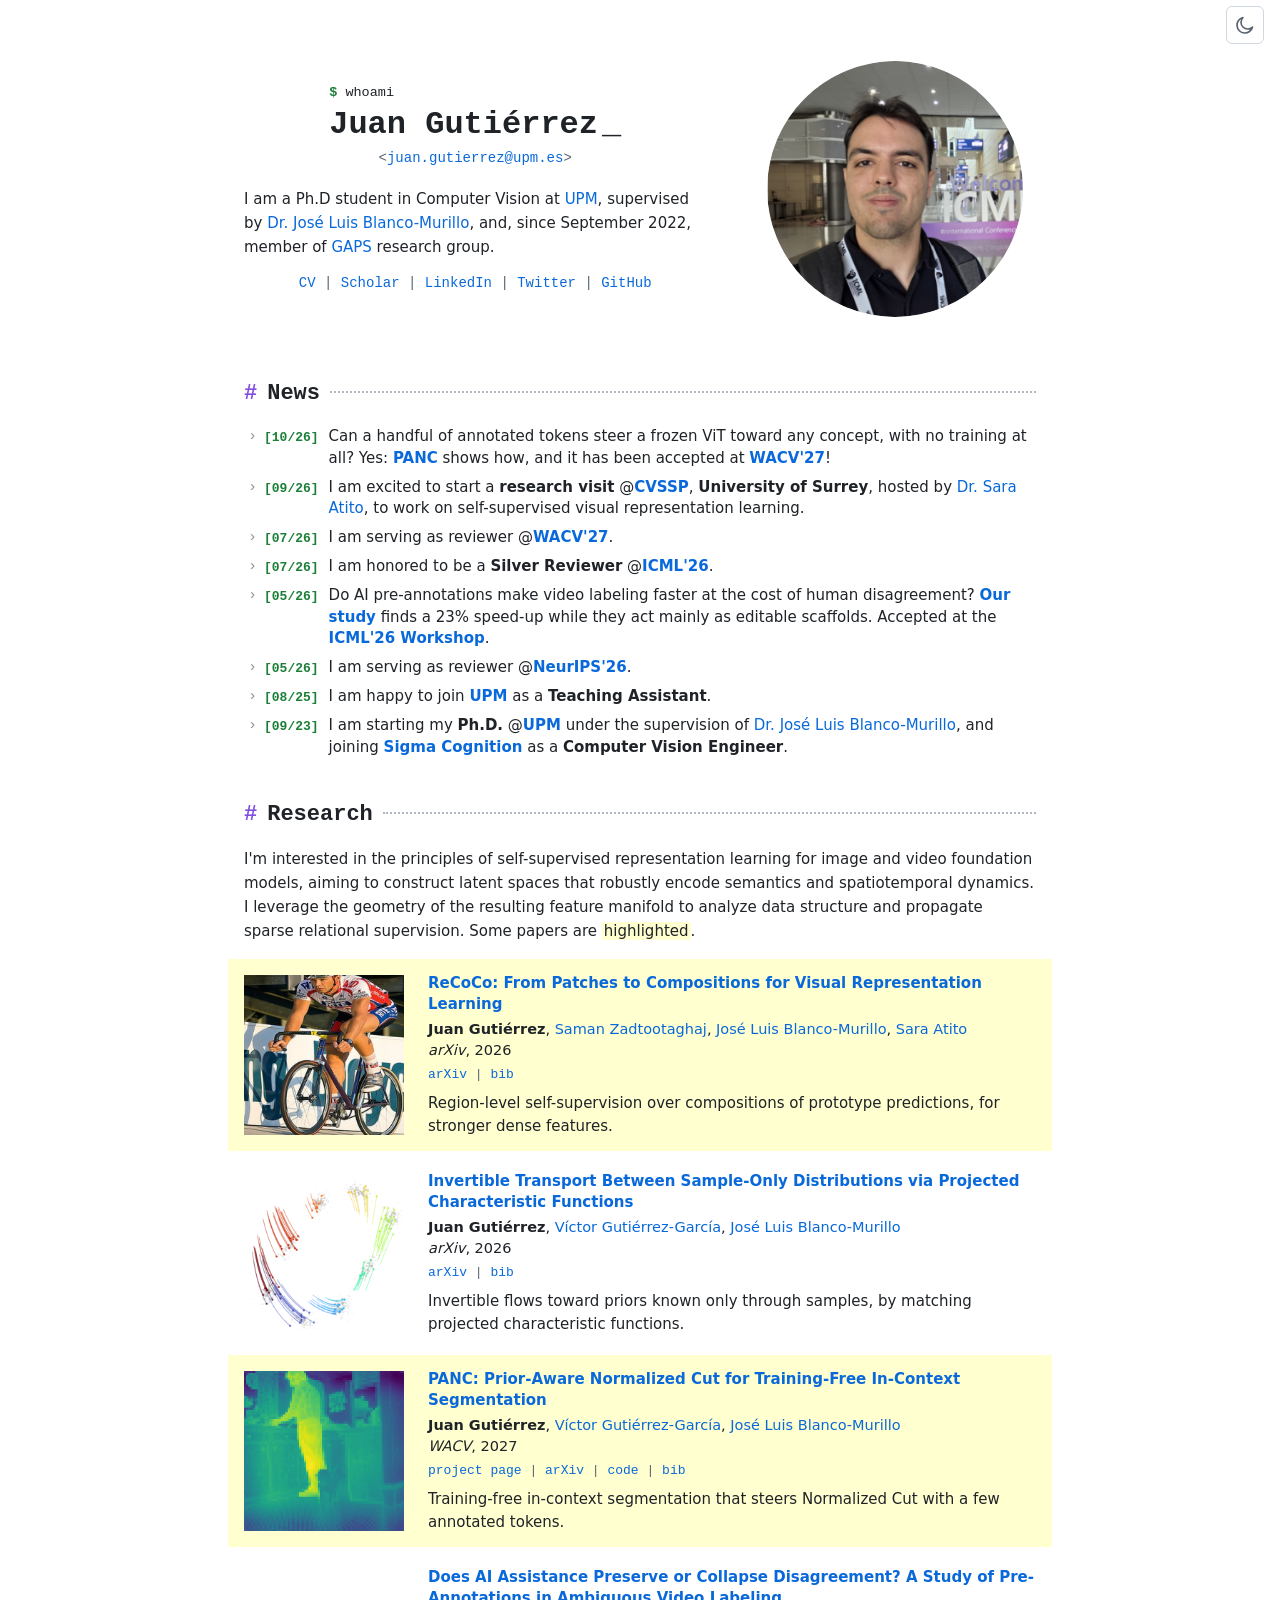
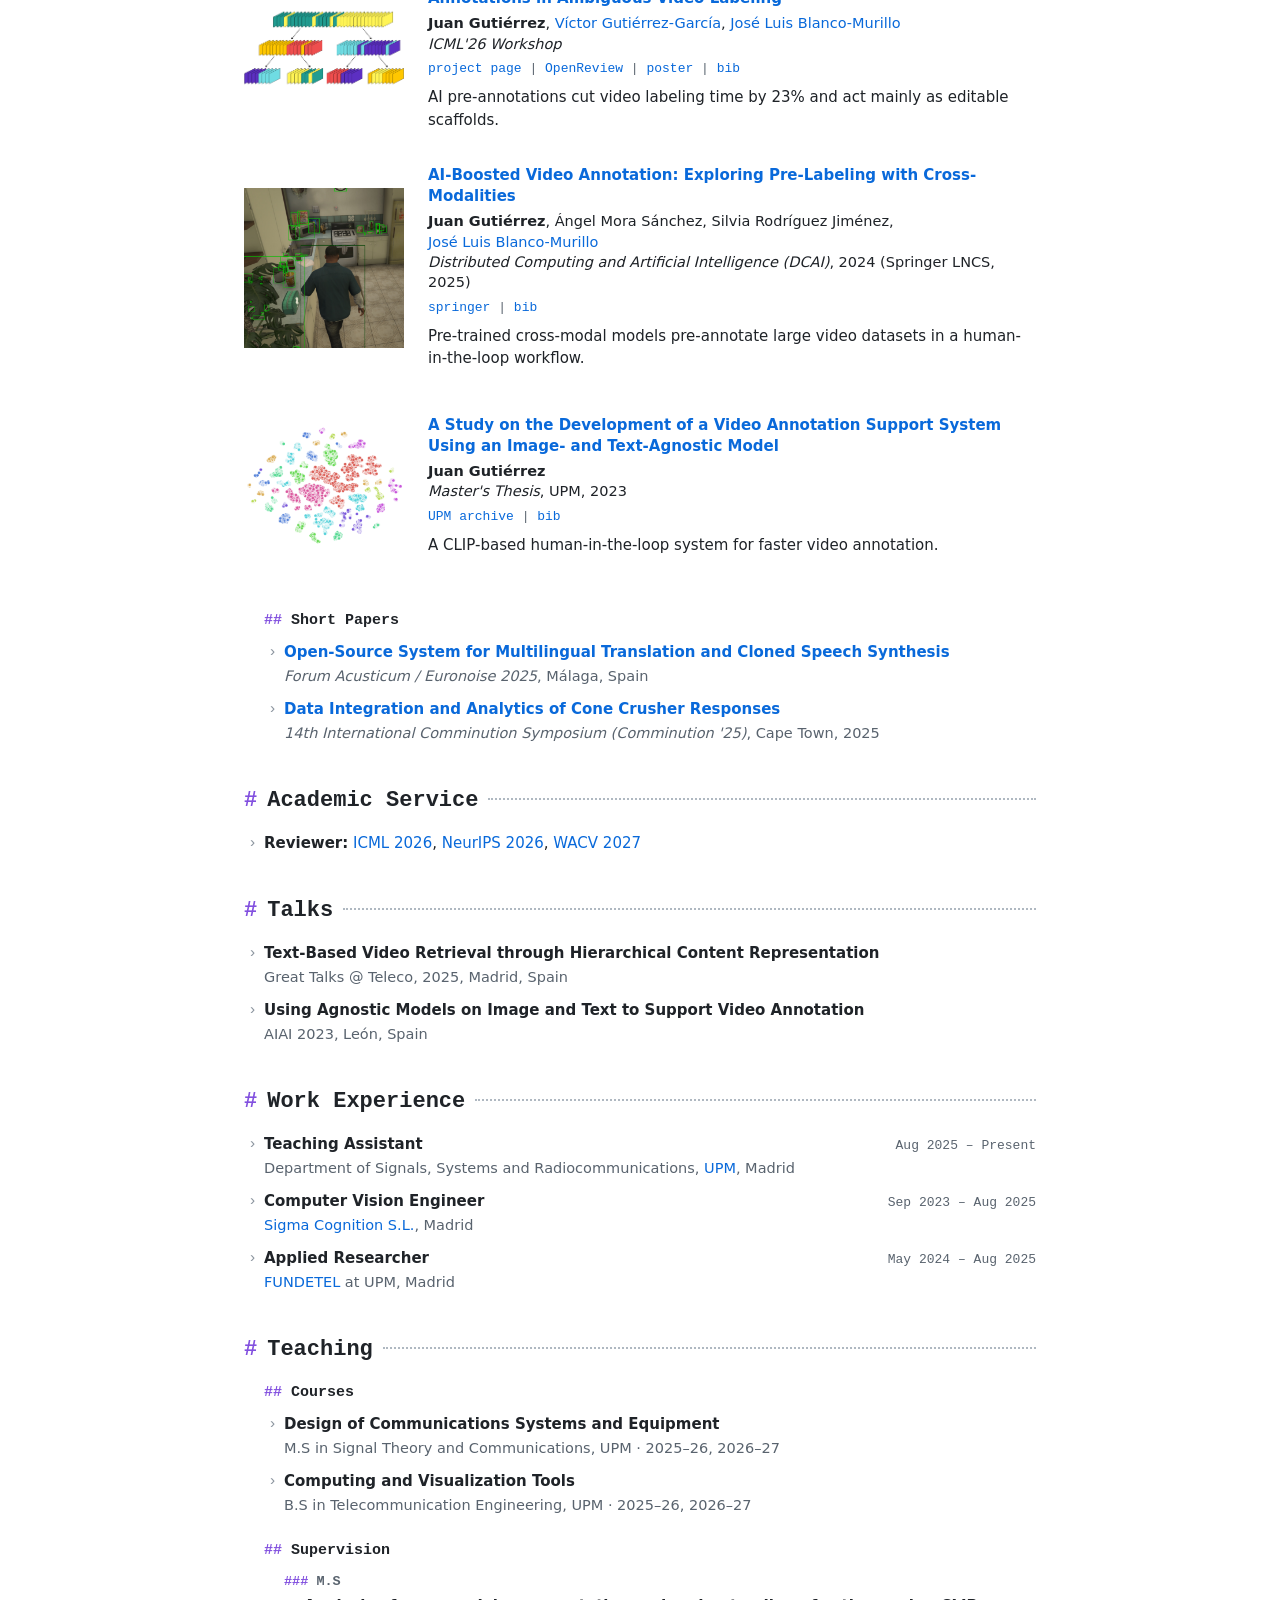
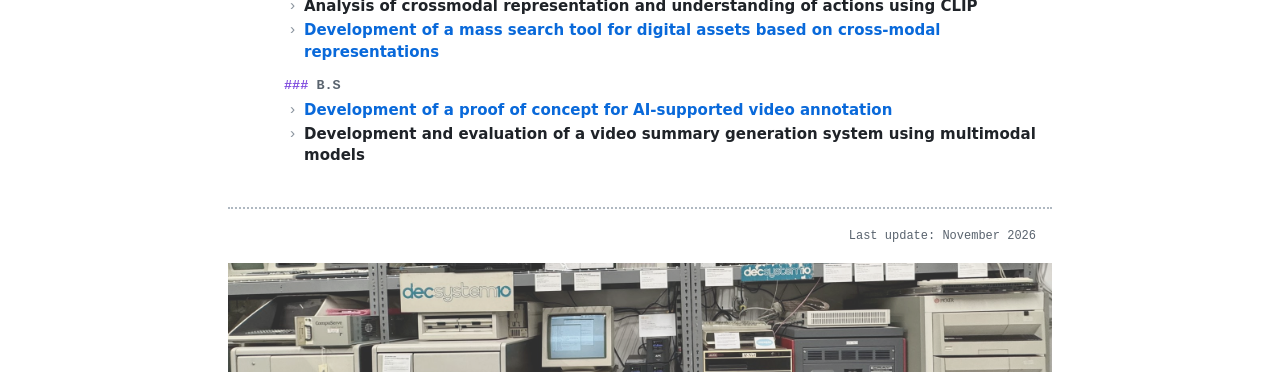
<file: index.html>
<!DOCTYPE html>
<html lang="en">

<head>
  <meta charset="UTF-8">
  <meta name="viewport" content="width=device-width, initial-scale=1">
  <title>Juan Gutiérrez</title>
  <meta name="author" content="Juan Gutiérrez">
  <meta name="description" content="Juan Gutiérrez — Ph.D. student in Computer Vision at UPM (GAPS). Self-supervised representation learning for image and video.">

  <link rel="stylesheet" href="stylesheet.css?v=20261119j">
  <link rel="icon" href="favicon.svg" type="image/svg+xml">
  <link rel="icon" href="favicon.ico" sizes="48x48">
  <link rel="apple-touch-icon" href="apple-touch-icon.png">
</head>

<body>
  <script>
    // Saved theme (default: light).
    (function () {
      var theme = 'light';
      try { theme = localStorage.getItem('preferred-theme') || 'light'; } catch (e) {}
      if (theme === 'dark') document.body.classList.add('dark-mode');
    })();
  </script>

  <nav class="topbar" aria-label="Sections">
    <div class="topbar-inner">
      <a href="#top" class="topbar-prompt">~/juan&nbsp;<span class="prompt-sign">$</span></a>
      <div class="topbar-links">
        <a href="#news"><span class="nav-hash">#</span> news</a>
        <a href="#research"><span class="nav-hash">#</span> research</a>
        <a href="#service"><span class="nav-hash">#</span> service</a>
        <a href="#talks"><span class="nav-hash">#</span> talks</a>
        <a href="#experience"><span class="nav-hash">#</span> experience</a>
        <a href="#teaching"><span class="nav-hash">#</span> teaching</a>
      </div>
    </div>
  </nav>

  <button id="theme-toggle" class="theme-toggle" type="button" aria-label="Enable dark mode">
    <span id="theme-toggle-icon" class="theme-toggle-icon" aria-hidden="true"></span>
  </button>

  <main class="page" id="top">

    <!-- ───────────── Bio ───────────── -->
    <header class="bio">
      <div class="bio-text">
        <div class="terminal">
          <p class="hero-cmd"><span class="prompt-sign">$</span> whoami</p>
          <h1 class="name">Juan Gutiérrez<span class="cursor" aria-hidden="true">_</span></h1>
        </div>
        <p class="hero-email"><span class="email-bracket">&lt;</span><a href="mailto:juan.gutierrez@upm.es">juan.gutierrez@upm.es</a><span class="email-bracket">&gt;</span></p>
        <p class="bio-desc">
          I am a Ph.D student in Computer Vision at <a href="https://www.upm.es/">UPM</a>, supervised by
          <a href="https://jlblancoupm.github.io/">Dr. José Luis Blanco-Murillo</a>, and,
          since September 2022, member of <a href="https://www.gaps.ssr.upm.es/">GAPS</a> research group.
        </p>
        <p class="bio-links">
          <a href="data/Resume_JG.pdf">CV</a>
          <span class="sep">|</span>
          <a href="https://scholar.google.es/citations?user=wT7WzX8AAAAJ&hl=es&authuser=1">Scholar</a>
          <span class="sep">|</span>
          <a href="https://www.linkedin.com/in/juan-gutierrez-navarro/">LinkedIn</a>
          <span class="sep">|</span>
          <a href="https://x.com/jgnav_">Twitter</a>
          <span class="sep">|</span>
          <a href="https://github.com/jgnav">GitHub</a>
        </p>
      </div>
      <div class="bio-photo">
        <a href="images/juangutierrez.png"><img src="images/juangutierrez_circle.png" alt="Juan Gutiérrez"></a>
      </div>
    </header>

    <!-- ───────────── News ───────────── -->
    <section class="section-header" id="news">
      <h2 class="section-title"><a class="anchor" href="#news" aria-label="Link to this section">#</a> News</h2>
      <ul class="entries news">
        <li class="entry"><span class="news-date">[10/26]</span><span class="news-text">Can a handful of annotated tokens steer a frozen ViT toward any concept, with no training at all? Yes: <strong><a href="panc/">PANC</a></strong> shows how, and it has been accepted at <a href="https://wacv.thecvf.com/"><strong>WACV'27</strong></a>!</span></li>
        <li class="entry"><span class="news-date">[09/26]</span><span class="news-text">I am excited to start a <strong>research visit</strong> @<a href="https://www.surrey.ac.uk/centre-vision-speech-signal-processing"><strong>CVSSP</strong></a>, <strong>University of Surrey</strong>, hosted by <a href="https://www.surrey.ac.uk/people/sara-atito">Dr. Sara Atito</a>, to work on self-supervised visual representation learning.</span></li>
        <li class="entry"><span class="news-date">[07/26]</span><span class="news-text">I am serving as reviewer @<a href="https://wacv.thecvf.com/"><strong>WACV'27</strong></a>.</span></li>
        <li class="entry"><span class="news-date">[07/26]</span><span class="news-text">I am honored to be a <strong>Silver Reviewer</strong> @<a href="https://icml.cc/"><strong>ICML'26</strong></a>.</span></li>
        <li class="entry"><span class="news-date">[05/26]</span><span class="news-text">Do AI pre-annotations make video labeling faster at the cost of human disagreement? <strong><a href="hitl/">Our study</a></strong> finds a 23% speed-up while they act mainly as editable scaffolds. Accepted at the <a href="https://pluralistic-alignment.github.io/"><strong>ICML'26 Workshop</strong></a>.</span></li>
        <li class="entry"><span class="news-date">[05/26]</span><span class="news-text">I am serving as reviewer @<a href="https://neurips.cc/"><strong>NeurIPS'26</strong></a>.</span></li>
        <li class="entry"><span class="news-date">[08/25]</span><span class="news-text">I am happy to join <a href="https://www.upm.es/"><strong>UPM</strong></a> as a <strong>Teaching Assistant</strong>.</span></li>
        <li class="entry"><span class="news-date">[09/23]</span><span class="news-text">I am starting my <strong>Ph.D.</strong> @<a href="https://www.upm.es/"><strong>UPM</strong></a> under the supervision of <a href="https://jlblancoupm.github.io/">Dr. José Luis Blanco-Murillo</a>, and joining <a href="https://sigmacognition.ai/"><strong>Sigma Cognition</strong></a> as a <strong>Computer Vision Engineer</strong>.</span></li>
      </ul>
    </section>

    <!-- ───────────── Research ───────────── -->
    <section class="section-header" id="research">
      <h2 class="section-title"><a class="anchor" href="#research" aria-label="Link to this section">#</a> Research</h2>
      <p>
        I'm interested in the principles of self-supervised representation learning for image and video
        foundation models, aiming to construct latent spaces that robustly encode semantics and
        spatiotemporal dynamics. I leverage the geometry of the resulting feature manifold to analyze data
        structure and propagate sparse relational supervision. Some papers are <span class="highlight">highlighted</span>.
      </p>
    </section>

    <section class="papers">

      <article class="paper highlighted">
        <div class="paper-media">
          <div class="one">
            <img class="two" src="images/recoco_after.png?v=2" alt="">
            <img src="images/recoco_before.png?v=2" alt="ReCoCo">
          </div>
        </div>
        <div class="paper-info">
          <a href="https://arxiv.org/abs/2611.24806" class="papertitle">ReCoCo: From Patches to Compositions for Visual Representation Learning</a>
          <div class="paper-authors">
            <strong>Juan Gutiérrez</strong>,
            <a href="https://stootaghaj.github.io/">Saman Zadtootaghaj</a>,
            <a href="https://jlblancoupm.github.io/">José Luis Blanco-Murillo</a>,
            <a href="https://www.surrey.ac.uk/people/sara-atito">Sara Atito</a>
          </div>
          <div class="paper-venue"><em>arXiv</em>, 2026</div>
          <div class="paper-links">
            <a href="https://arxiv.org/abs/2611.24806">arXiv</a> |
            <a href="javascript:void(0)" onclick="showBibtexModal('data/recoco.bib')">bib</a>
          </div>
          <p class="paper-desc">
            Region-level self-supervision over compositions of prototype predictions, for stronger dense features.
          </p>
        </div>
      </article>

      <article class="paper">
        <div class="paper-media">
          <div class="one">
            <img class="two" src="images/cwflow_after.png" alt="">
            <img src="images/cwflow_before.png" alt="PCF transport: prior to data, and data to prior on hover">
          </div>
        </div>
        <div class="paper-info">
          <a href="https://arxiv.org/abs/2611.26187" class="papertitle">Invertible Transport Between Sample-Only Distributions via Projected Characteristic Functions</a>
          <div class="paper-authors">
            <strong>Juan Gutiérrez</strong>,
            <a href="https://vgutierrez2404.github.io/">Víctor Gutiérrez-García</a>,
            <a href="https://jlblancoupm.github.io/">José Luis Blanco-Murillo</a>
          </div>
          <div class="paper-venue"><em>arXiv</em>, 2026</div>
          <div class="paper-links">
            <a href="https://arxiv.org/abs/2611.26187">arXiv</a> |
            <a href="javascript:void(0)" onclick="showBibtexModal('data/cwflow.bib')">bib</a>
          </div>
          <p class="paper-desc">
            Invertible flows toward priors known only through samples, by matching projected characteristic functions.
          </p>
        </div>
      </article>

      <article class="paper highlighted">
        <div class="paper-media">
          <div class="one">
            <img class="two" src="images/panc_after.png" alt="">
            <img src="images/panc_before.png" alt="PANC">
          </div>
        </div>
        <div class="paper-info">
          <a href="panc/" class="papertitle">PANC: Prior-Aware Normalized Cut for Training-Free In-Context Segmentation</a>
          <div class="paper-authors">
            <strong>Juan Gutiérrez</strong>,
            <a href="https://vgutierrez2404.github.io/">Víctor Gutiérrez-García</a>,
            <a href="https://jlblancoupm.github.io/">José Luis Blanco-Murillo</a>
          </div>
          <div class="paper-venue"><em>WACV</em>, 2027</div>
          <div class="paper-links">
            <a href="panc/">project page</a> |
            <a href="https://arxiv.org/abs/2602.06912">arXiv</a> |
            <a href="https://github.com/jgnav/PANC">code</a> |
            <a href="javascript:void(0)" onclick="showBibtexModal('data/panc.bib')">bib</a>
          </div>
          <p class="paper-desc">
            Training-free in-context segmentation that steers Normalized Cut with a few annotated tokens.
          </p>
        </div>
      </article>

      <article class="paper">
        <div class="paper-media">
          <div class="one">
            <img class="two" src="images/hitl_after.png" alt="">
            <img src="images/hitl_before.png" alt="Pre-annotation study">
          </div>
        </div>
        <div class="paper-info">
          <a href="hitl/" class="papertitle">Does AI Assistance Preserve or Collapse Disagreement? A Study of Pre-Annotations in Ambiguous Video Labeling</a>
          <div class="paper-authors">
            <strong>Juan Gutiérrez</strong>,
            <a href="https://vgutierrez2404.github.io/">Víctor Gutiérrez-García</a>,
            <a href="https://jlblancoupm.github.io/">José Luis Blanco-Murillo</a>
          </div>
          <div class="paper-venue"><em>ICML'26 Workshop</em></div>
          <div class="paper-links">
            <a href="hitl/">project page</a> |
            <a href="https://openreview.net/forum?id=JxiOoHqbXl">OpenReview</a> |
            <a href="data/hitl_poster.png">poster</a> |
            <a href="javascript:void(0)" onclick="showBibtexModal('data/hitl.bib')">bib</a>
          </div>
          <p class="paper-desc">
            AI pre-annotations cut video labeling time by 23% and act mainly as editable scaffolds.
          </p>
        </div>
      </article>

      <article class="paper">
        <div class="paper-media">
          <div class="one">
            <img class="two" src="images/dcai_after.png" alt="">
            <img src="images/dcai_before.png" alt="AI-boosted video annotation">
          </div>
        </div>
        <div class="paper-info">
          <a href="https://link.springer.com/chapter/10.1007/978-3-031-80946-0_1" class="papertitle">AI-Boosted Video Annotation: Exploring Pre-Labeling with Cross-Modalities</a>
          <div class="paper-authors">
            <strong>Juan Gutiérrez</strong>,
            Ángel Mora Sánchez,
            Silvia Rodríguez Jiménez,
            <a href="https://jlblancoupm.github.io/">José Luis Blanco-Murillo</a>
          </div>
          <div class="paper-venue"><em>Distributed Computing and Artificial Intelligence (DCAI)</em>, 2024 (Springer LNCS, 2025)</div>
          <div class="paper-links">
            <a href="https://link.springer.com/chapter/10.1007/978-3-031-80946-0_1">springer</a> |
            <a href="javascript:void(0)" onclick="showBibtexModal('data/dcai.bib')">bib</a>
          </div>
          <p class="paper-desc">
            Pre-trained cross-modal models pre-annotate large video datasets in a human-in-the-loop workflow.
          </p>
        </div>
      </article>

      <article class="paper">
        <div class="paper-media">
          <div class="one">
            <img class="two" src="images/thesis_after.png" alt="">
            <img src="images/thesis_before.png" alt="Master's thesis">
          </div>
        </div>
        <div class="paper-info">
          <a href="https://oa.upm.es/75341/" class="papertitle">A Study on the Development of a Video Annotation Support System Using an Image- and Text-Agnostic Model</a>
          <div class="paper-authors"><strong>Juan Gutiérrez</strong></div>
          <div class="paper-venue"><em>Master's Thesis</em>, UPM, 2023</div>
          <div class="paper-links">
            <a href="https://oa.upm.es/75341/">UPM archive</a> |
            <a href="javascript:void(0)" onclick="showBibtexModal('data/masterthesis.bib')">bib</a>
          </div>
          <p class="paper-desc">
            A CLIP-based human-in-the-loop system for faster video annotation.
          </p>
        </div>
      </article>

    </section>

    <!-- ───────────── Research › Short papers ───────────── -->
    <section class="subsection" id="short-papers">
      <h3 class="entries-group"><a class="anchor" href="#short-papers" aria-label="Link to this section">##</a> Short Papers</h3>
      <ul class="entries">
        <li class="entry">
          <a class="entry-title" href="https://arxiv.org/abs/2507.02530">Open-Source System for Multilingual Translation and Cloned Speech Synthesis</a>
          <div class="entry-meta"><em>Forum Acusticum / Euronoise 2025</em>, Málaga, Spain</div>
        </li>
        <li class="entry">
          <a class="entry-title" href="https://www.min-eng.com/comminution25/drafts/session2/asbjornsson.pdf">Data Integration and Analytics of Cone Crusher Responses</a>
          <div class="entry-meta"><em>14th International Comminution Symposium (Comminution '25)</em>, Cape Town, 2025</div>
        </li>
      </ul>
    </section>

    <!-- ───────────── Academic service ───────────── -->
    <section class="section-header" id="service">
      <h2 class="section-title"><a class="anchor" href="#service" aria-label="Link to this section">#</a> Academic Service</h2>
      <ul class="entries">
        <li class="entry"><span class="entry-title">Reviewer:</span> <a href="https://icml.cc/">ICML 2026</a>, <a href="https://neurips.cc/">NeurIPS 2026</a>, <a href="https://wacv.thecvf.com/">WACV 2027</a></li>
      </ul>
    </section>

    <!-- ───────────── Talks ───────────── -->
    <section class="section-header" id="talks">
      <h2 class="section-title"><a class="anchor" href="#talks" aria-label="Link to this section">#</a> Talks</h2>
      <ul class="entries">
        <li class="entry">
          <span class="entry-title">Text-Based Video Retrieval through Hierarchical Content Representation</span>
          <div class="entry-meta">Great Talks @ Teleco, 2025, Madrid, Spain</div>
        </li>
        <li class="entry">
          <span class="entry-title">Using Agnostic Models on Image and Text to Support Video Annotation</span>
          <div class="entry-meta">AIAI 2023, León, Spain</div>
        </li>
      </ul>
    </section>

    <!-- ───────────── Work experience ───────────── -->
    <section class="section-header" id="experience">
      <h2 class="section-title"><a class="anchor" href="#experience" aria-label="Link to this section">#</a> Work Experience</h2>
      <ul class="entries">
        <li class="entry job">
          <div class="job-head"><span class="entry-title">Teaching Assistant</span><span class="job-dates">Aug 2025 – Present</span></div>
          <div class="entry-meta">Department of Signals, Systems and Radiocommunications, <a href="https://www.upm.es/">UPM</a>, Madrid</div>
        </li>
        <li class="entry job">
          <div class="job-head"><span class="entry-title">Computer Vision Engineer</span><span class="job-dates">Sep 2023 – Aug 2025</span></div>
          <div class="entry-meta"><a href="https://sigmacognition.ai/">Sigma Cognition S.L.</a>, Madrid</div>
        </li>
        <li class="entry job">
          <div class="job-head"><span class="entry-title">Applied Researcher</span><span class="job-dates">May 2024 – Aug 2025</span></div>
          <div class="entry-meta"><a href="https://www.fundetel.etsit.upm.es/">FUNDETEL</a> at UPM, Madrid</div>
        </li>
      </ul>
    </section>

    <!-- ───────────── Teaching ───────────── -->
    <section class="section-header" id="teaching">
      <h2 class="section-title"><a class="anchor" href="#teaching" aria-label="Link to this section">#</a> Teaching</h2>

      <div class="group">
        <h3 class="entries-group" id="courses"><a class="anchor" href="#courses" aria-label="Link to this section">##</a> Courses</h3>
        <div class="group-body">
          <ul class="entries">
            <li class="entry">
              <span class="entry-title">Design of Communications Systems and Equipment</span>
              <div class="entry-meta">M.S in Signal Theory and Communications, UPM · 2025–26, 2026–27</div>
            </li>
            <li class="entry">
              <span class="entry-title">Computing and Visualization Tools</span>
              <div class="entry-meta">B.S in Telecommunication Engineering, UPM · 2025–26, 2026–27</div>
            </li>
          </ul>
        </div>
      </div>

      <div class="group">
        <h3 class="entries-group" id="supervision"><a class="anchor" href="#supervision" aria-label="Link to this section">##</a> Supervision</h3>
        <div class="group-body">
          <div class="subgroup">
            <h4 class="entries-subgroup" id="supervision-ms"><a class="anchor" href="#supervision-ms" aria-label="Link to this section">###</a> M.S</h4>
            <ul class="entries">
              <li class="entry"><span class="entry-title">Analysis of crossmodal representation and understanding of actions using CLIP</span></li>
              <li class="entry"><a class="entry-title" href="https://oa.upm.es/87977/">Development of a mass search tool for digital assets based on cross-modal representations</a></li>
            </ul>
          </div>
          <div class="subgroup">
            <h4 class="entries-subgroup" id="supervision-bs"><a class="anchor" href="#supervision-bs" aria-label="Link to this section">###</a> B.S</h4>
            <ul class="entries">
              <li class="entry"><a class="entry-title" href="https://oa.upm.es/83613/">Development of a proof of concept for AI-supported video annotation</a></li>
              <li class="entry"><span class="entry-title">Development and evaluation of a video summary generation system using multimodal models</span></li>
            </ul>
          </div>
        </div>
      </div>
    </section>

    <!-- ───────────── Footer ───────────── -->
    <footer class="site-footer">
      <p>Last update: November 2026</p>
      <div class="footer-banner">
        <img src="images/freak-banner.jpg" alt="Decorative retro computing banner" class="footer-banner-image"
          loading="lazy" onerror="this.closest('.footer-banner').style.display='none'">
      </div>
    </footer>

  </main>

  <!-- BibTeX Modal -->
  <div id="bibtex-overlay" class="bibtex-overlay">
    <div class="bibtex-modal" role="dialog" aria-modal="true" aria-labelledby="bibtex-title">
      <div class="bibtex-modal-header">
        <h3 id="bibtex-title">BibTeX</h3>
        <button class="bibtex-close" type="button" aria-label="Close" onclick="closeBibtexModal()">&times;</button>
      </div>
      <pre id="bibtex-content" class="bibtex-content"></pre>
      <button class="bibtex-copy-btn" type="button" onclick="copyBibtex()">Copy to Clipboard</button>
    </div>
  </div>

  <script>
    const sunIcon = `
      <svg viewBox="0 0 24 24" fill="none" stroke="currentColor" stroke-width="1.8" stroke-linecap="round" stroke-linejoin="round" aria-hidden="true">
        <circle cx="12" cy="12" r="4.2"></circle>
        <path d="M12 2.5v2.3"></path><path d="M12 19.2v2.3"></path>
        <path d="M4.9 4.9l1.6 1.6"></path><path d="M17.5 17.5l1.6 1.6"></path>
        <path d="M2.5 12h2.3"></path><path d="M19.2 12h2.3"></path>
        <path d="M4.9 19.1l1.6-1.6"></path><path d="M17.5 6.5l1.6-1.6"></path>
      </svg>`;
    const moonIcon = `
      <svg viewBox="0 0 24 24" fill="none" stroke="currentColor" stroke-width="1.8" stroke-linecap="round" stroke-linejoin="round" aria-hidden="true">
        <path d="M20.2 14.2A8.6 8.6 0 1 1 9.8 3.8 7.1 7.1 0 0 0 20.2 14.2z"></path>
      </svg>`;
    const themeToggleButton = document.getElementById('theme-toggle');
    const themeToggleIcon = document.getElementById('theme-toggle-icon');

    function applyTheme(theme) {
      const isDarkMode = theme === 'dark';
      document.body.classList.toggle('dark-mode', isDarkMode);
      themeToggleButton.setAttribute('aria-label', isDarkMode ? 'Enable light mode' : 'Enable dark mode');
      themeToggleIcon.innerHTML = isDarkMode ? sunIcon : moonIcon;
    }

    applyTheme(document.body.classList.contains('dark-mode') ? 'dark' : 'light');

    themeToggleButton.addEventListener('click', () => {
      const nextTheme = document.body.classList.contains('dark-mode') ? 'light' : 'dark';
      try { localStorage.setItem('preferred-theme', nextTheme); } catch (e) {}
      applyTheme(nextTheme);
    });

    // BibTeX modal
    function showBibtexModal(bibPath) {
      fetch(bibPath)
        .then(response => response.text())
        .then(data => {
          document.getElementById('bibtex-content').textContent = data.trim();
          document.getElementById('bibtex-overlay').classList.add('active');
        })
        .catch(error => {
          console.error('Error loading BibTeX:', error);
          alert('Error loading BibTeX file');
        });
    }

    function closeBibtexModal() {
      document.getElementById('bibtex-overlay').classList.remove('active');
      const copyBtn = document.querySelector('.bibtex-copy-btn');
      copyBtn.textContent = 'Copy to Clipboard';
      copyBtn.classList.remove('copied');
    }

    function copyBibtex() {
      const bibtexText = document.getElementById('bibtex-content').textContent;
      navigator.clipboard.writeText(bibtexText).then(() => {
        const copyBtn = document.querySelector('.bibtex-copy-btn');
        copyBtn.textContent = 'Copied!';
        copyBtn.classList.add('copied');
        setTimeout(() => {
          copyBtn.textContent = 'Copy to Clipboard';
          copyBtn.classList.remove('copied');
        }, 2000);
      }).catch(err => {
        console.error('Failed to copy:', err);
        alert('Failed to copy to clipboard');
      });
    }

    document.getElementById('bibtex-overlay').addEventListener('click', function (e) {
      if (e.target === this) closeBibtexModal();
    });
    document.addEventListener('keydown', function (e) {
      if (e.key === 'Escape') closeBibtexModal();
    });

    // Show the top bar once the header has scrolled out of view
    const topbar = document.querySelector('.topbar');
    new IntersectionObserver(([entry]) => {
      topbar.classList.toggle('visible', !entry.isIntersecting);
    }, { rootMargin: '-60px 0px 0px 0px' }).observe(document.querySelector('.bio'));

    // Highlight the current section in the top bar
    const navLinks = document.querySelectorAll('.topbar-links a');
    const observer = new IntersectionObserver(entries => {
      entries.forEach(entry => {
        if (!entry.isIntersecting) return;
        navLinks.forEach(a => a.classList.toggle('active', a.getAttribute('href') === '#' + entry.target.id));
      });
    }, { rootMargin: '-40% 0px -55% 0px' });
    navLinks.forEach(a => {
      const href = a.getAttribute('href');
      const target = href.startsWith('#') ? document.querySelector(href) : null;
      if (target) observer.observe(target);
    });

    // Tap a paper on touch screens to toggle its "after" image
    document.querySelectorAll('.paper').forEach(function (card) {
      card.addEventListener('touchstart', function () {
        document.querySelectorAll('.paper.hover-active').forEach(function (c) {
          if (c !== card) c.classList.remove('hover-active');
        });
        card.classList.toggle('hover-active');
      }, { passive: true });
    });
  </script>
</body>

</html>
</file>
<file: stylesheet.css>
/* Light (default): GitHub Light palette with gruvbox highlights. Dark: gruvbox.
   Programmer touches: syntax-coloured symbols (# headings, $ prompt, › bullets),
   monospace chrome and headings, dotted rules, $ whoami + blinking _,
   clickable # section anchors, and the retro PC banner at the bottom.
   Fonts: the visitor's own system fonts (no web fonts are downloaded). */

:root {
  --font-mono: ui-monospace, SFMono-Regular, 'SF Mono', Menlo, Consolas, monospace;
  --font-sans: system-ui, -apple-system, 'Segoe UI', Roboto, 'Helvetica Neue', Arial, sans-serif;

  --bg: #ffffff;
  --bg-subtle: #f6f8fa;
  --border: #d0d7de;
  --rule: #afb8c1;              /* dotted rules */
  --text: #1f2328;
  --text-muted: #59636e;
  --accent: #0969da;            /* links */
  --accent-hover: #0550ae;
  --highlight-bg: #ffffd0;          /* jonbarron.info */

  /* syntax colours */
  --syn-hash: #8250df;          /* # headings, * active */
  --syn-prompt: #1a7f37;        /* $ */
  --syn-bullet: #8c959f;        /* › bullets */
  --cursor: #1f2328;

  --topbar-bg: rgba(255, 255, 255, 0.92);
}

body.dark-mode {
  --bg: #282828;
  --bg-subtle: #32302f;
  --border: #504945;
  --rule: #665c54;
  --text: #ebdbb2;
  --text-muted: #a89984;
  --accent: #83a598;
  --accent-hover: #fabd2f;
  --highlight-bg: #40392c;

  --syn-hash: #d3869b;
  --syn-prompt: #b8bb26;
  --syn-bullet: #928374;
  --cursor: #fe8019;

  --topbar-bg: rgba(40, 40, 40, 0.92);
}

/* ───────────── Base ───────────── */

*,
*::before,
*::after {
  box-sizing: border-box;
}

html {
  -webkit-text-size-adjust: 100%;
  text-size-adjust: 100%;
  color-scheme: light;
  scroll-behavior: smooth;
  scroll-padding-top: 64px;
}

body.dark-mode {
  color-scheme: dark;
}

body {
  margin: 0;
  display: flex;
  flex-direction: column;
  min-height: 100vh;
  background: var(--bg);
  color: var(--text);
  font-family: var(--font-sans);
  font-size: 15px;
  line-height: 1.5;
  -webkit-font-smoothing: antialiased;
  -moz-osx-font-smoothing: grayscale;
  transition: background-color 0.2s ease, color 0.2s ease;
}

a {
  color: var(--accent);
  text-decoration: none;
}

a:focus,
a:hover {
  color: var(--accent-hover);
  text-decoration: underline;
  text-underline-offset: 3px;
}

:focus-visible {
  outline: 2px dotted var(--accent);
  outline-offset: 3px;
}

p {
  margin: 0;
}

strong {
  font-weight: 600;
}

.page {
  flex: 1 0 auto;
  display: flex;
  flex-direction: column;
  width: 100%;
  max-width: 840px;
  margin: 0 auto;
  padding: 0 8px;
}

/* ───────────── Top bar ───────────── */

.topbar {
  position: fixed;
  top: 0;
  left: 0;
  right: 0;
  z-index: 100;
  transform: translateY(-100%);
  transition: transform 0.25s ease;
  background: var(--topbar-bg);
  backdrop-filter: blur(8px);
  -webkit-backdrop-filter: blur(8px);
  border-bottom: 1px dotted var(--rule);
  font-family: var(--font-mono);
}

.topbar.visible {
  transform: translateY(0);
}

.topbar-inner {
  max-width: 840px;
  margin: 0 auto;
  padding: 0 64px 0 24px;
  height: 50px;
  display: flex;
  align-items: center;
  gap: 18px;
}

.topbar-prompt {
  color: var(--text);
  font-weight: 700;
  font-size: 14px;
  white-space: nowrap;
}

.topbar-prompt:hover {
  color: var(--text);
  text-decoration: none;
}

.prompt-sign {
  color: var(--syn-prompt);
  font-weight: 700;
}

.topbar-links {
  display: flex;
  gap: 6px;
  flex: 1 1 auto;
  min-width: 0;
  overflow-x: auto;
  scrollbar-width: none;
}

.topbar-links::-webkit-scrollbar {
  display: none;
}

.nav-hash {
  color: var(--syn-hash);
}

.topbar-links a {
  color: var(--text-muted);
  font-size: 13.5px;
  padding: 4px 8px;
  white-space: nowrap;
}

.topbar-links a:hover {
  color: var(--text);
  text-decoration: none;
}

.topbar-links a.active {
  color: var(--text);
  font-weight: 700;
}

.theme-toggle {
  position: fixed;
  top: 6px;
  right: 16px;
  z-index: 200;
  display: inline-flex;
  align-items: center;
  justify-content: center;
  width: 38px;
  height: 38px;
  padding: 0;
  border: 1px solid var(--border);
  border-radius: 6px;
  background: var(--bg);
  color: var(--text-muted);
  cursor: pointer;
}

.theme-toggle:hover {
  color: var(--text);
  border-color: var(--text-muted);
}

.theme-toggle-icon,
.theme-toggle-icon svg {
  display: block;
  width: 22px;
  height: 22px;
}

/* ───────────── Bio ───────────── */

.bio {
  display: flex;
  align-items: center;
  gap: 2%;
  padding: 40px 0 0;
}

.bio-text {
  width: 60%;
  padding: 0 16px;
}

.bio-photo {
  width: 38%;
  padding: 2.5%;
}

.bio-photo img {
  width: 100%;
  max-width: 256px;             /* original photo size */
  height: auto;
  margin: 0 auto;
  display: block;
  object-fit: cover;
  border-radius: 50%;
}

/* prompt + name as one centred block, so "$ whoami" sits right above the name */
.terminal {
  display: table;
  margin: 0 auto;
}

.terminal .name {
  text-align: left;
}

.hero-cmd {
  margin-bottom: 2px;
  font-size: 13.5px;
  color: var(--text);
}


.name {
  margin: 0;
  text-align: center;
  font-weight: 700;
  font-size: 32px;
  line-height: 1.2;
}

.cursor {
  color: var(--cursor);
  margin-left: 4px;
  font-weight: 400;
  animation: blink 1.1s steps(1) infinite;
}

@keyframes blink {
  50% {
    opacity: 0;
  }
}

@media (prefers-reduced-motion: reduce) {
  .cursor {
    animation: none;
  }

  html {
    scroll-behavior: auto;
  }
}

.hero-email {
  margin-top: 4px;
  text-align: center;
}

.email-bracket {
  color: var(--text-muted);
}

.bio-desc {
  margin: 18px 0 14px;
  line-height: 1.6;
}

.bio-links {
  margin: 0;
  display: flex;
  flex-wrap: wrap;
  justify-content: center;
  align-items: baseline;
}

.bio-links .sep {
  margin: 0 0.6em;
  color: var(--text-muted);
}

/* ───────────── Sections ───────────── */

.section-header {
  padding: 40px 16px 0;
}

.section-title {
  display: flex;
  align-items: baseline;
  gap: 10px;
  margin: 0 0 16px;
  font-family: var(--font-mono);
  font-size: 22px;
  font-weight: 700;
  color: var(--text);
}

.section-title::after {
  content: '';
  flex: 1 1 auto;
  border-bottom: 2px dotted var(--rule);
  transform: translateY(-6px);
}

.anchor {
  color: var(--syn-hash);
}

.anchor:hover,
.anchor:focus-visible {
  color: var(--syn-hash);
  text-decoration: none;
  opacity: 0.7;
}

.section-header > p {
  line-height: 1.6;
}

.highlight {
  background-color: var(--highlight-bg);
  padding: 0 2px;
}

/* ───────────── Papers ───────────── */

.papers {
  display: flex;
  flex-direction: column;
  gap: 6px;
  padding: 16px 0 0;
}

.paper {
  display: grid;
  grid-template-columns: 192px minmax(0, 1fr);
  align-items: center;
}

.paper.highlighted {
  background-color: var(--highlight-bg);
}

.paper-media {
  padding: 16px;
}

.paper-info {
  padding: 14px 16px 14px 8px;
  line-height: 1.4;
}

.papertitle,
.entry-title {
  font-weight: 600;
}

span.entry-title {
  color: var(--text);
}

.paper-authors {
  margin-top: 4px;
}

.paper-venue,
.paper-authors {
  font-size: 14.5px;
}

.paper-authors a,
.paper-authors strong {
  white-space: nowrap;
}

.paper-venue {
  color: var(--text);
}

.entry-meta {
  color: var(--text-muted);
}

.entry-meta strong {
  color: var(--text);
}

.paper-links {
  margin-top: 6px;
  font-family: var(--font-mono);
  font-size: 13px;
  color: var(--text-muted);
}

.paper-desc {
  margin-top: 8px;
  line-height: 1.5;
}

.one {
  width: 160px;
  height: 160px;
  position: relative;
}

.one img {
  position: absolute;
  inset: 0;
  width: 100%;
  height: 100%;
  object-fit: contain;
  display: block;
}

.one .two {
  z-index: 1;
  opacity: 0;
  background: var(--bg);
  transition: opacity 0.2s ease-in-out;
}

.paper.highlighted .one .two {
  background: var(--highlight-bg);
}

@media (hover: hover) {
  .paper:hover .one .two {
    opacity: 1;
  }
}

.paper.hover-active .one .two {
  opacity: 1;
}

/* ───────────── Entries (short papers, service, talks, teaching) ───────────── */

.entries {
  list-style: none;
  margin: 0;
  padding: 0;
  display: flex;
  flex-direction: column;
  gap: 12px;
}

.entry {
  position: relative;
  padding: 0 0 0 20px;
  line-height: 1.45;
}

.entry::before {
  content: '›';
  position: absolute;
  left: 4px;
  top: 0;
  font-family: var(--font-mono);
  color: var(--syn-bullet);
}

.entries.news {
  gap: 7px;
}

.news .entry {
  display: flex;
  align-items: baseline;
  gap: 10px;
}

.news-date {
  flex: none;
  font-family: var(--font-mono);
  font-size: 13px;
  font-weight: 700;
  color: var(--syn-prompt);
}

.news-text strong {
  font-weight: 700;
}

.entry-meta {
  margin-top: 2px;
  font-size: 14.5px;
}

.entry .paper-links {
  margin-top: 6px;
}

.job-head {
  display: flex;
  flex-wrap: wrap;
  justify-content: space-between;
  align-items: baseline;
  column-gap: 16px;
}

.job-dates {
  font-family: var(--font-mono);
  font-size: 13px;
  color: var(--text-muted);
  white-space: nowrap;
}

.subsection {
  padding: 28px 16px 0 36px;     /* ## level: one step (20px) in from # */
}

.group {
  padding-left: 20px;            /* ## level inside a section */
}

.group + .group {
  margin-top: 24px;
}

.entries-group {
  margin: 0 0 10px;
  font-family: var(--font-mono);
  font-size: 15px;
  font-weight: 700;
  color: var(--text);
}

.group-body {
  margin: 0;
  padding: 0;
}

.subgroup {
  padding-left: 20px;
}

.subgroup .entries {
  gap: 2px;
}

.subgroup + .subgroup {
  margin-top: 12px;
}

.entries-subgroup {
  margin: 0 0 4px;
  font-family: var(--font-mono);
  font-size: 13.5px;
  font-weight: 700;
  color: var(--text-muted);
}

/* ───────────── Monospace elements ───────────── */

.terminal,
.hero-email,
.bio-links,
.site-footer {
  font-family: var(--font-mono);
}

.hero-email,
.bio-links {
  font-size: 14px;
}

/* ───────────── Footer ───────────── */

.site-footer {
  margin-top: auto;
  padding-top: 40px;
  font-size: 12px;
  color: var(--text-muted);
}

.site-footer p {
  margin: 0;
  padding: 18px 16px;
  border-top: 2px dotted var(--rule);
  text-align: right;
}

.footer-banner {
  opacity: 0.85;
  overflow: hidden;
}

.footer-banner-image {
  display: block;
  width: 100%;
  max-height: 110px;
  object-fit: cover;
  object-position: center 61%;
  filter: saturate(0.72) contrast(0.92);
}

/* ───────────── BibTeX modal ───────────── */

.bibtex-overlay {
  display: none;
  position: fixed;
  inset: 0;
  background-color: rgba(0, 0, 0, 0.5);
  z-index: 1000;
  justify-content: center;
  align-items: center;
}

.bibtex-overlay.active {
  display: flex;
}

.bibtex-modal {
  background: var(--bg);
  border-radius: 8px;
  padding: 20px;
  max-width: 600px;
  width: 90%;
  max-height: 80vh;
  border: 1px solid var(--border);
  box-shadow: 0 4px 20px rgba(0, 0, 0, 0.2);
}

.bibtex-modal-header {
  display: flex;
  justify-content: space-between;
  align-items: center;
  margin-bottom: 12px;
}

.bibtex-modal-header h3 {
  margin: 0;
  font-family: var(--font-mono);
  font-size: 15px;
  font-weight: 700;
}

.bibtex-close {
  background: none;
  border: none;
  font-size: 24px;
  cursor: pointer;
  color: var(--text-muted);
  padding: 0;
  line-height: 1;
}

.bibtex-close:hover {
  color: var(--text);
}

.bibtex-content {
  background: var(--bg-subtle);
  border: 1px solid var(--border);
  border-radius: 6px;
  padding: 14px;
  margin: 0;
  font-family: var(--font-mono);
  font-size: 12px;
  color: var(--text);
  white-space: pre-wrap;
  word-wrap: break-word;
  overflow-y: auto;
  max-height: 50vh;
}

.bibtex-copy-btn {
  margin-top: 12px;
  padding: 6px 14px;
  background: var(--bg-subtle);
  color: var(--text);
  border: 1px solid var(--border);
  border-radius: 6px;
  cursor: pointer;
  font-family: var(--font-mono);
  font-size: 13px;
}

.bibtex-copy-btn:hover {
  border-color: var(--accent);
  color: var(--accent);
}

.bibtex-copy-btn.copied {
  color: var(--syn-prompt);
  border-color: var(--syn-prompt);
}

/* ───────────── Small screens ───────────── */

@media (max-width: 640px) {
  .page {
    padding: 0;
  }

  .topbar-inner {
    padding: 0 62px 0 16px;
    gap: 10px;
  }

  .topbar-prompt {
    display: none;
  }

  .topbar-links {
    -webkit-mask-image: linear-gradient(to right, #000 85%, transparent);
    mask-image: linear-gradient(to right, #000 85%, transparent);
    padding-right: 24px;
  }

  .bio {
    flex-direction: column-reverse;
    gap: 14px;
    padding: 24px 0 0;
  }

  .bio-links {
    font-size: 13px;
  }

  .bio-links .sep {
    margin: 0 0.5em;
  }

  .bio-desc {
    margin: 16px 0 12px;
  }

  .bio-text {
    width: 100%;
  }

  .bio-photo {
    width: 100%;
    padding: 0 16px;
    text-align: center;
  }

  .bio-photo img {
    width: 160px;
    margin: 0 auto;
  }

  .name {
    font-size: 26px;
  }

  .section-header {
    padding-top: 28px;
  }

  .section-title {
    font-size: 19px;
  }

  /* Papers: small thumbnail beside title/authors/venue/links,
     description spans the full width underneath. */
  .papers {
    gap: 4px;
  }

  .paper {
    grid-template-columns: 84px minmax(0, 1fr);
    column-gap: 12px;
    align-items: start;
    padding: 14px 16px;
  }

  .paper-media {
    grid-column: 1;
    grid-row: 1 / span 4;
    padding: 2px 0 0;
  }

  .paper-info {
    display: contents;
  }

  .paper-info > * {
    grid-column: 2;
  }

  .paper-info > .paper-desc {
    grid-column: 1 / -1;
    margin-top: 10px;
  }

  .papertitle {
    line-height: 1.3;
  }

  .paper-venue,
  .paper-authors {
    font-size: 14px;
  }

  .paper-authors a,
  .paper-authors strong {
    white-space: normal;
  }

  .one {
    width: 84px;
    height: 84px;
  }

  /* Work experience: dates always on their own line under the role. */
  .job-head {
    display: block;
  }

  .job-dates {
    display: block;
    margin-top: 1px;
    font-size: 12px;
  }

  /* News: date above the text, so the text uses the full width. */
  .news .entry {
    display: block;
  }

  .news-date {
    display: block;
    font-size: 12px;
  }

  .entry-meta {
    font-size: 14px;
  }

  .subsection {
    padding: 24px 16px 0 32px;
  }

  .group,
  .subgroup {
    padding-left: 16px;
  }

  .site-footer p {
    text-align: left;
  }
}
</file>
